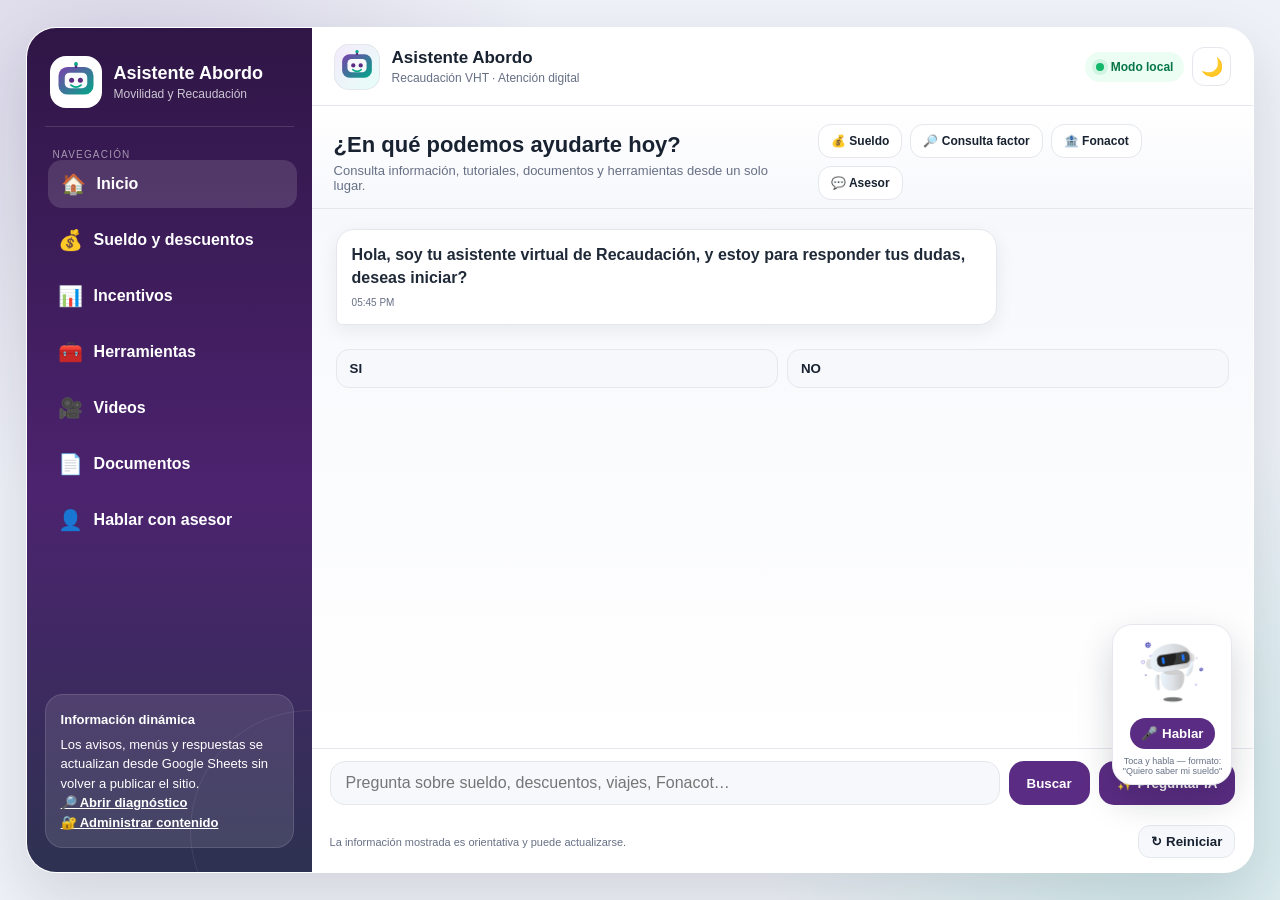
<file: index.html>
<!doctype html>
<html lang="es">
<head>
<meta charset="utf-8" />
<meta name="viewport" content="width=device-width, initial-scale=1, viewport-fit=cover, maximum-scale=1" />
<title>Asistente Abordo 9.2 · Mobile real</title>
<script>
(function(){
  var ua=navigator.userAgent||"";
  var touch=(navigator.maxTouchPoints||0)>0 || window.matchMedia('(pointer:coarse)').matches;
  var smallScreen=Math.min(screen.width||9999,screen.height||9999)<=900;
  var mobileUA=/Android|iPhone|iPad|iPod|Mobile|IEMobile|Opera Mini/i.test(ua);
  if(mobileUA || (touch && smallScreen)){document.documentElement.classList.add('force-mobile');}
})();
</script>
<style>
:root{
  --primary:#5b2c83; --primary-2:#7c3fad; --accent:#00a987; --danger:#dc3545;
  --bg:#eef1f7; --panel:#ffffff; --panel-2:#f7f8fc; --text:#182230; --muted:#667085;
  --border:#e4e7ec; --shadow:0 24px 60px rgba(26,30,45,.13); --radius:24px;
  --bot:#fff; --bot-text:#1f2937; --me:#5b2c83; --me-text:#fff; --sheet-primary:#5b2c83;
}
*{box-sizing:border-box}
html,body{height:100%}
body{margin:0;font-family:Inter,"Segoe UI",Roboto,Arial,sans-serif;color:var(--text);background:
 radial-gradient(circle at 10% 10%,rgba(91,44,131,.15),transparent 30%),
 radial-gradient(circle at 90% 90%,rgba(0,169,135,.13),transparent 28%),var(--bg);overflow:hidden}
body.dark{--bg:#0f1420;--panel:#151c2a;--panel-2:#1c2535;--text:#f8fafc;--muted:#a6b0c3;--border:#2a3547;--bot:#202a3b;--bot-text:#f8fafc;--me:#7c3fad;--shadow:0 25px 65px rgba(0,0,0,.45)}
.app-shell{width:min(1440px,96vw);height:min(94vh,940px);margin:3vh auto;display:grid;grid-template-columns:285px minmax(0,1fr);background:var(--panel);border:1px solid rgba(255,255,255,.5);border-radius:30px;box-shadow:var(--shadow);overflow:hidden}
.sidebar{background:linear-gradient(180deg,#2f1646 0%,#4c236f 55%,#163d3a 135%);color:#fff;padding:24px 18px;display:flex;flex-direction:column;gap:22px;position:relative;overflow:hidden}
.sidebar:after{content:"";position:absolute;width:240px;height:240px;border-radius:50%;border:1px solid rgba(255,255,255,.08);right:-120px;bottom:-80px}
.brand{display:flex;align-items:center;gap:12px;padding:4px 5px 18px;border-bottom:1px solid rgba(255,255,255,.13)}
.brand-logo{width:52px;height:52px;border-radius:16px;background:#fff;padding:6px;display:grid;place-items:center;flex:none}.brand-logo svg{width:100%;height:100%;display:block}.brand-title{font-size:18px;font-weight:800}.brand-subtitle{font-size:12px;opacity:.75;margin-top:3px}
.side-label{text-transform:uppercase;letter-spacing:.12em;font-size:10px;opacity:.55;margin:0 8px}
.side-nav{display:grid;gap:8px}.side-btn{display:flex;align-items:center;gap:12px;width:100%;border:0;background:transparent;color:#fff;padding:12px 13px;border-radius:14px;text-align:left;font:inherit;font-weight:650;cursor:pointer;transition:.2s}.side-btn:hover,.side-btn.active{background:rgba(255,255,255,.13);transform:translateX(3px)}.side-btn span:first-child{font-size:20px;width:24px;text-align:center}
.side-card{margin-top:auto;background:rgba(255,255,255,.1);border:1px solid rgba(255,255,255,.12);padding:15px;border-radius:18px;font-size:13px;line-height:1.5}.side-card strong{display:block;margin-bottom:5px}
.main-panel{min-width:0;min-height:0;height:100%;display:grid;grid-template-rows:auto auto minmax(0,1fr) auto auto;background:var(--panel);overflow:hidden}
.header{height:78px;padding:14px 22px;border-bottom:1px solid var(--border);display:flex;align-items:center;justify-content:space-between;background:rgba(255,255,255,.85);backdrop-filter:blur(12px);z-index:5}.dark .header{background:rgba(21,28,42,.88)}
.header .info{display:flex;align-items:center;gap:12px}.avatar{width:46px;height:46px;border-radius:15px;background:linear-gradient(135deg,#f4eafa,#e6fff9);display:grid;place-items:center;box-shadow:inset 0 0 0 1px var(--border)}.avatar img{width:31px;height:31px;object-fit:contain}.avatar svg{width:34px;height:34px;display:block}.header .title{font-size:17px;font-weight:800}.header .small{font-size:12px;color:var(--muted);margin-top:3px}.header-actions{display:flex;align-items:center;gap:8px}.status-pill{display:flex;align-items:center;gap:7px;padding:8px 11px;border-radius:999px;background:#ecfdf3;color:#067647;font-size:12px;font-weight:750}.status-dot{width:8px;height:8px;border-radius:50%;background:#12b76a;box-shadow:0 0 0 4px rgba(18,183,106,.12)}.icon-btn{border:1px solid var(--border);background:var(--panel);color:var(--text);width:39px;height:39px;border-radius:12px;cursor:pointer;font-size:18px}.mobile-menu{display:none}
.hero{padding:18px 22px 8px;background:linear-gradient(180deg,var(--panel),var(--panel-2));border-bottom:1px solid var(--border)}.hero-inner{display:flex;align-items:center;justify-content:space-between;gap:18px}.hero h2{margin:0;font-size:22px}.hero p{margin:5px 0 0;color:var(--muted);font-size:13px}.quick-actions{display:flex;gap:8px;flex-wrap:wrap}.quick-btn{border:1px solid var(--border);background:var(--panel);color:var(--text);padding:9px 12px;border-radius:13px;cursor:pointer;font-weight:700;font-size:12px}.quick-btn:hover{border-color:var(--primary);color:var(--primary)}
.chat{min-height:0;height:100%;max-height:100%;padding:20px 24px 34px;overflow-x:hidden;overflow-y:auto;overscroll-behavior:contain;display:flex;flex-direction:column;gap:12px;scroll-behavior:smooth;scroll-padding-bottom:34px;background:linear-gradient(180deg,var(--panel-2),var(--panel));-webkit-overflow-scrolling:touch}.chat::-webkit-scrollbar{width:8px}.chat::-webkit-scrollbar-thumb{background:#c9c2d2;border-radius:20px}
.bubble{max-width:min(74%,720px);padding:13px 15px;border-radius:18px;line-height:1.45;box-shadow:0 6px 18px rgba(16,24,40,.07);animation:rise .22s ease;word-wrap:break-word}.bot{align-self:flex-start;background:var(--bot);color:var(--bot-text);border:1px solid var(--border);border-bottom-left-radius:6px}.me{align-self:flex-end;background:linear-gradient(135deg,var(--primary),var(--primary-2));color:var(--me-text);border-bottom-right-radius:6px}.time{display:block;font-size:10px;color:var(--muted);margin-top:7px}.me .time{color:rgba(255,255,255,.72)}
.options{display:grid;grid-template-columns:repeat(2,minmax(0,1fr));gap:9px;margin-top:12px}.option-btn{border:1px solid var(--border);background:var(--panel-2);color:var(--text);padding:11px 13px;border-radius:13px;cursor:pointer;font-weight:700;text-align:left;transition:.18s}.option-btn:hover{transform:translateY(-1px);border-color:var(--primary);box-shadow:0 7px 18px rgba(91,44,131,.12)}.option-btn.primary{background:var(--primary);color:#fff;border-color:var(--primary)}
#global-search{display:flex!important;gap:9px!important;padding:12px 18px!important;background:var(--panel)!important;border-top:1px solid var(--border)!important}#global-search input{flex:1!important;border:1px solid var(--border)!important;background:var(--panel-2)!important;color:var(--text)!important;border-radius:15px!important;padding:12px 15px!important}#global-search button{border-radius:15px!important;padding:10px 18px!important;background:var(--primary)!important}
.footer{padding:8px 18px 14px;border-top:0;display:flex;gap:8px;align-items:center;background:var(--panel)}.footer .small{color:var(--muted);font-size:11px}.restart{margin-left:auto;border:1px solid var(--border);background:var(--panel-2);color:var(--text);padding:8px 12px;border-radius:12px;cursor:pointer;font-weight:700}
#robot-avatar{position:fixed;right:calc(2vw + 22px);bottom:calc(3vh + 88px);z-index:20}.robot-card{width:120px;background:var(--panel);border:1px solid var(--border);border-radius:20px;padding:8px;box-shadow:0 16px 35px rgba(16,24,40,.18);display:flex;flex-direction:column;align-items:center;gap:7px}.robot-face{width:78px;height:78px;border-radius:16px;overflow:hidden}.robot-face img{width:100%;height:100%;object-fit:cover}#mic-btn{border:0;background:var(--primary);color:#fff;padding:8px 11px;border-radius:999px;cursor:pointer;font-weight:750}#mic-btn.listening{background:var(--danger)}#mic-indicator{font-size:9px;text-align:center;color:var(--muted)}
.lightbox{position:fixed;inset:0;background:rgba(8,12,20,.92);display:none;align-items:center;justify-content:center;z-index:9999}.lightbox iframe{width:min(1100px,92vw);height:84vh;border:0;border-radius:18px;background:#fff}.close-btn{position:absolute;top:22px;right:24px;border:1px solid rgba(255,255,255,.4);background:rgba(255,255,255,.12);color:#fff;padding:10px 15px;border-radius:12px;cursor:pointer}.sheet-notice{border-left:4px solid var(--primary)!important;background:var(--panel-2)!important}.rating-row{align-self:flex-start;color:var(--muted);font-size:12px}.rating-row button{background:var(--panel)!important;color:var(--text)!important;border-color:var(--border)!important}
@keyframes rise{from{opacity:0;transform:translateY(7px)}to{opacity:1;transform:none}}
@media(max-width:900px){body{overflow:hidden}.app-shell{width:100%;height:100dvh;margin:0;border-radius:0;grid-template-columns:1fr}.sidebar{position:fixed;inset:0 auto 0 0;width:285px;z-index:100;transform:translateX(-105%);transition:.25s;box-shadow:20px 0 45px rgba(0,0,0,.25)}.sidebar.open{transform:none}.mobile-menu{display:inline-grid;place-items:center}.hero-inner{align-items:flex-start}.quick-actions{display:none}#robot-avatar{right:10px;bottom:85px}.status-pill{display:none}}
@media(max-width:600px){.header{height:68px;padding:10px 12px}.header .avatar{width:40px;height:40px}.header-actions{gap:5px}.hero{padding:14px 14px 7px}.hero h2{font-size:18px}.chat{padding:14px}.bubble{max-width:89%;font-size:14px}.options{grid-template-columns:1fr}.robot-card{width:92px}.robot-face{width:60px;height:60px}#mic-indicator{display:none}#global-search{padding:9px!important}#global-search button{padding:10px 13px!important}.footer{padding:4px 10px 10px}.footer .small{display:none}}
button:focus-visible,input:focus-visible{outline:3px solid rgba(91,44,131,.25);outline-offset:2px}

/* === Adaptación móvil 9.1 === */
:root{--app-height:100dvh}
html{width:100%;height:100%;overflow:hidden;-webkit-text-size-adjust:100%;text-size-adjust:100%}
body{width:100%;height:var(--app-height);min-height:100svh;overflow:hidden;overscroll-behavior:none;padding:0;margin:0}
img,video,iframe,svg{max-width:100%}
button,input,textarea,select{min-width:0}
@media(max-width:900px){
  .app-shell{position:fixed;inset:0;width:100%;max-width:none;height:var(--app-height);min-height:100svh;max-height:none;margin:0;border:0;border-radius:0;grid-template-columns:minmax(0,1fr);overflow:hidden}
  .main-panel{width:100%;height:100%;min-height:0;grid-template-rows:auto auto minmax(0,1fr) auto auto;overflow:hidden}
  .header{padding-top:max(10px,env(safe-area-inset-top));height:auto;min-height:68px;flex:none}
  .hero{flex:none}
  .chat{width:100%;min-height:0;height:auto;overflow-y:auto;overflow-x:hidden;padding-bottom:calc(24px + env(safe-area-inset-bottom));touch-action:pan-y;scrollbar-width:thin}
  #global-search{flex:none;padding-bottom:calc(10px + env(safe-area-inset-bottom))!important}
  .footer{flex:none;padding-bottom:calc(8px + env(safe-area-inset-bottom))}
  .sidebar{padding-top:calc(20px + env(safe-area-inset-top));padding-bottom:calc(18px + env(safe-area-inset-bottom));max-width:86vw;overflow-y:auto}
  .lightbox{padding:calc(52px + env(safe-area-inset-top)) 8px calc(10px + env(safe-area-inset-bottom));align-items:stretch}
  .lightbox iframe{width:100%;height:100%;border-radius:12px}
  .close-btn{top:calc(8px + env(safe-area-inset-top));right:10px}
}
@media(max-width:600px){
  .header .title{font-size:15px}.header .small{font-size:11px}
  .hero{padding:10px 12px 6px}.hero h2{font-size:17px;line-height:1.2}.hero p{font-size:12px;line-height:1.35}
  .chat{padding:12px 10px 20px;gap:9px}
  .bubble{max-width:94%;font-size:14px;padding:11px 12px;border-radius:16px}
  .options{width:100%;grid-template-columns:1fr;gap:7px;margin-top:8px}
  .option-btn{width:100%;padding:12px;min-height:46px;font-size:14px;overflow-wrap:anywhere}
  #global-search{display:grid!important;grid-template-columns:minmax(0,1fr) auto auto;gap:7px!important;padding:8px 9px!important}
  #global-search input{grid-column:1/-1;width:100%;font-size:16px!important;padding:11px 12px!important}
  #global-search button{min-height:42px;padding:9px 11px!important;font-size:12px;white-space:nowrap}
  #robot-avatar{right:8px;bottom:calc(126px + env(safe-area-inset-bottom));pointer-events:none}
  .robot-card{width:66px;padding:5px;border-radius:16px;opacity:.94;pointer-events:auto}.robot-face{width:48px;height:48px}.robot-card #mic-btn{font-size:0;width:38px;height:38px;padding:0}.robot-card #mic-btn::after{content:'🎤';font-size:17px}.robot-card #mic-indicator{display:none}
  .footer{padding:3px 8px calc(6px + env(safe-area-inset-bottom))}.restart{padding:7px 10px;font-size:12px}
}
@media(max-width:380px){
  .header{padding-left:8px;padding-right:8px}.header .info{gap:7px}.header .avatar{width:36px;height:36px}.header .title{font-size:14px}.header .small{display:none}
  .hero h2{font-size:15px}.hero p{display:none}.icon-btn{width:36px;height:36px}
  #global-search button{font-size:11px;padding:8px!important}
}
@media(orientation:landscape) and (max-height:520px){
  .hero{display:none}.header{min-height:56px;padding-top:max(6px,env(safe-area-inset-top));padding-bottom:6px}
  #robot-avatar{display:none}.chat{padding-top:8px;padding-bottom:12px}
}


/* === Mobile real 9.2: se activa por dispositivo, no solo por viewport === */
html.force-mobile,html.force-mobile body{width:100%!important;height:100%!important;min-height:100%!important;overflow:hidden!important}
html.force-mobile body{background:var(--panel)!important}
html.force-mobile .app-shell{
  position:fixed!important;inset:0!important;width:100%!important;max-width:none!important;
  height:var(--app-height,100dvh)!important;min-height:100svh!important;max-height:none!important;
  margin:0!important;border:0!important;border-radius:0!important;display:block!important;overflow:hidden!important;
}
html.force-mobile .main-panel{
  position:absolute!important;inset:0!important;width:100%!important;height:100%!important;min-width:0!important;min-height:0!important;
  display:grid!important;grid-template-rows:auto auto minmax(0,1fr) auto auto!important;overflow:hidden!important;
}
html.force-mobile .sidebar{
  position:fixed!important;z-index:1002!important;inset:0 auto 0 0!important;width:min(82vw,320px)!important;max-width:320px!important;
  transform:translateX(-108%)!important;transition:transform .25s ease!important;overflow-y:auto!important;
  padding-top:calc(18px + env(safe-area-inset-top))!important;padding-bottom:calc(18px + env(safe-area-inset-bottom))!important;
  box-shadow:22px 0 55px rgba(0,0,0,.38)!important;
}
html.force-mobile .sidebar.open{transform:translateX(0)!important}
html.force-mobile .mobile-menu{display:inline-grid!important;place-items:center!important}
html.force-mobile .header{
  min-height:64px!important;height:auto!important;padding:calc(8px + env(safe-area-inset-top)) 10px 8px!important;
}
html.force-mobile .header .info{gap:8px!important;min-width:0!important}
html.force-mobile .header .avatar{width:38px!important;height:38px!important;border-radius:12px!important;flex:0 0 auto!important}
html.force-mobile .header .title{font-size:14px!important;white-space:nowrap!important}
html.force-mobile .header .small{font-size:10px!important;white-space:nowrap!important;overflow:hidden!important;text-overflow:ellipsis!important;max-width:180px!important}
html.force-mobile .status-pill{display:none!important}
html.force-mobile .hero{padding:10px 11px 8px!important}
html.force-mobile .hero-inner{display:block!important}
html.force-mobile .hero h2{font-size:18px!important;line-height:1.15!important;margin:0!important}
html.force-mobile .hero p{font-size:11px!important;line-height:1.3!important;margin-top:4px!important}
html.force-mobile .quick-actions{display:grid!important;grid-template-columns:repeat(2,minmax(0,1fr))!important;gap:6px!important;margin-top:9px!important}
html.force-mobile .quick-btn{width:100%!important;min-height:40px!important;padding:8px 6px!important;font-size:11px!important;text-align:center!important}
html.force-mobile .chat{
  width:100%!important;height:auto!important;min-height:0!important;max-height:none!important;overflow-y:auto!important;overflow-x:hidden!important;
  padding:12px 10px calc(16px + env(safe-area-inset-bottom))!important;gap:9px!important;-webkit-overflow-scrolling:touch!important;
}
html.force-mobile .bubble{max-width:94%!important;font-size:14px!important;padding:11px 12px!important}
html.force-mobile .options{width:100%!important;grid-template-columns:1fr!important;gap:7px!important;margin-top:5px!important}
html.force-mobile .option-btn{width:100%!important;min-height:46px!important;padding:12px!important;font-size:14px!important}
html.force-mobile #global-search{
  display:grid!important;grid-template-columns:1fr 1fr!important;gap:7px!important;padding:8px 9px calc(8px + env(safe-area-inset-bottom))!important;
  background:var(--panel)!important;position:relative!important;z-index:12!important;
}
html.force-mobile #global-search input{grid-column:1/-1!important;width:100%!important;font-size:16px!important;min-height:45px!important;padding:11px 12px!important}
html.force-mobile #global-search button{width:100%!important;min-height:43px!important;padding:9px 7px!important;font-size:12px!important}
html.force-mobile .footer{padding:3px 9px calc(6px + env(safe-area-inset-bottom))!important;min-height:42px!important}
html.force-mobile .footer .small{display:none!important}
html.force-mobile #robot-avatar{right:8px!important;bottom:calc(132px + env(safe-area-inset-bottom))!important;z-index:30!important}
html.force-mobile .robot-card{width:58px!important;padding:4px!important;border-radius:16px!important}
html.force-mobile .robot-face{width:46px!important;height:46px!important}
html.force-mobile #mic-btn{width:38px!important;height:38px!important;padding:0!important;font-size:0!important}
html.force-mobile #mic-btn::after{content:'🎤';font-size:17px!important}
html.force-mobile #mic-indicator{display:none!important}
html.force-mobile .lightbox{padding:calc(54px + env(safe-area-inset-top)) 6px calc(8px + env(safe-area-inset-bottom))!important;align-items:stretch!important}
html.force-mobile .lightbox iframe{width:100%!important;height:100%!important;border-radius:10px!important}
html.force-mobile .close-btn{top:calc(8px + env(safe-area-inset-top))!important;right:8px!important}
html.force-mobile .mobile-overlay{display:none;position:fixed;inset:0;background:rgba(12,8,20,.55);z-index:1001;backdrop-filter:blur(2px)}
html.force-mobile .mobile-overlay.show{display:block}
@media(max-width:420px){
 html.force-mobile .hero p{display:none!important}
 html.force-mobile .quick-btn{font-size:10.5px!important}
 html.force-mobile .header .small{max-width:145px!important}
}

</style>
  <link rel="manifest" href="./manifest.webmanifest">
  <meta name="theme-color" content="#5B2C83">
</head>
<body>
<div class="mobile-overlay" id="mobile-overlay" aria-hidden="true"></div>

<div id="lightbox" class="lightbox" aria-hidden="true">
  <button class="close-btn" onclick="closeLightbox()">✕ Cerrar</button>
  <iframe id="lightboxFrame" src="" allowfullscreen></iframe>
</div>

<div id="robot-avatar" role="region" aria-label="Asistente virtual">
  <div class="robot-card" aria-hidden="false">
    <div class="robot-face" id="robot-face" aria-hidden="true">
      <!-- GIF avatar (siempre visible) -->
      <img src="./LY89s3JCNl.gif" alt="Avatar" id="robot-gif">
    </div>
    <button id="mic-btn" aria-pressed="false" title="Presiona para hablar (activar micrófono)">
      <span id="mic-icon">🎤</span>
      <span id="mic-text">Hablar</span>
    </button>
    <div id="mic-indicator" class="small">Toca y habla — formato: "Quiero saber mi sueldo"</div>
  </div>
</div>

<div class="app-shell">
  <aside class="sidebar" id="sidebar">
    <div class="brand"><span class="brand-logo" aria-hidden="true"><svg viewBox="0 0 64 64" role="img" aria-label="Asistente Abordo" xmlns="http://www.w3.org/2000/svg"><defs><linearGradient id="g" x1="0" y1="0" x2="1" y2="1"><stop stop-color="#7c3fad"/><stop offset="1" stop-color="#00a987"/></linearGradient></defs><rect x="4" y="8" width="56" height="44" rx="14" fill="url(#g)"/><rect x="14" y="17" width="36" height="25" rx="8" fill="white" opacity=".96"/><circle cx="25" cy="29" r="4" fill="#5b2c83"/><circle cx="39" cy="29" r="4" fill="#5b2c83"/><path d="M24 37c5 4 11 4 16 0" fill="none" stroke="#00a987" stroke-width="3" stroke-linecap="round"/><path d="M32 8V3" stroke="#5b2c83" stroke-width="4" stroke-linecap="round"/><circle cx="32" cy="3" r="3" fill="#00a987"/></svg></span><div><div class="brand-title">Asistente Abordo</div><div class="brand-subtitle">Movilidad y Recaudación</div></div></div>
    <div><div class="side-label">Navegación</div><nav class="side-nav">
      <button class="side-btn active" data-jump="menuPrincipal"><span>🏠</span><span>Inicio</span></button>
      <button class="side-btn" data-jump="sueldo_menu"><span>💰</span><span>Sueldo y descuentos</span></button>
      <button class="side-btn" data-jump="incentivos_marca"><span>📊</span><span>Incentivos</span></button>
      <button class="side-btn" data-jump="proceso_cova"><span>🧰</span><span>Herramientas</span></button>
      <button class="side-btn" data-jump="videos_hub"><span>🎥</span><span>Videos</span></button>
      <button class="side-btn" data-jump="documentos_hub"><span>📄</span><span>Documentos</span></button>
      <button class="side-btn" data-jump="hablar_asesor"><span>👤</span><span>Hablar con asesor</span></button>
    </nav></div>
    <div class="side-card"><strong>Información dinámica</strong>Los avisos, menús y respuestas se actualizan desde Google Sheets sin volver a publicar el sitio.<br><a href="./diagnostico.html" target="_blank" rel="noopener" style="color:#fff;font-weight:700">🔎 Abrir diagnóstico</a><br><a href="./admin.html" style="color:#fff;font-weight:700">🔐 Administrar contenido</a></div>
  </aside>
  <main class="main-panel">
    <div class="header">
      <div class="info">
        <button class="icon-btn mobile-menu" id="mobile-menu" aria-label="Abrir menú">☰</button>
        <div class="avatar" aria-hidden="true"><svg viewBox="0 0 64 64" role="img" aria-label="Asistente Abordo" xmlns="http://www.w3.org/2000/svg"><defs><linearGradient id="g" x1="0" y1="0" x2="1" y2="1"><stop stop-color="#7c3fad"/><stop offset="1" stop-color="#00a987"/></linearGradient></defs><rect x="4" y="8" width="56" height="44" rx="14" fill="url(#g)"/><rect x="14" y="17" width="36" height="25" rx="8" fill="white" opacity=".96"/><circle cx="25" cy="29" r="4" fill="#5b2c83"/><circle cx="39" cy="29" r="4" fill="#5b2c83"/><path d="M24 37c5 4 11 4 16 0" fill="none" stroke="#00a987" stroke-width="3" stroke-linecap="round"/><path d="M32 8V3" stroke="#5b2c83" stroke-width="4" stroke-linecap="round"/><circle cx="32" cy="3" r="3" fill="#00a987"/></svg></div>
        <div><div class="title">Asistente Abordo</div><div class="small">Recaudación VHT · Atención digital</div></div>
      </div>
      <div class="header-actions"><div class="status-pill" id="connection-status"><span class="status-dot"></span><span>Información actualizada</span></div><button class="icon-btn" id="theme-toggle" title="Cambiar tema">🌙</button></div>
    </div>
    <section class="hero"><div class="hero-inner"><div><h2>¿En qué podemos ayudarte hoy?</h2><p>Consulta información, tutoriales, documentos y herramientas desde un solo lugar.</p></div><div class="quick-actions"><button class="quick-btn" data-jump="sueldo_menu">💰 Sueldo</button><button class="quick-btn" data-jump="factor_pasajero">🔎 Consulta factor</button><button class="quick-btn" data-jump="fonacot">🏦 Fonacot</button><button class="quick-btn" data-jump="hablar_asesor">💬 Asesor</button></div></div></section>
    <div id="chat" class="chat" aria-live="polite"></div>

  <div class="footer">
    <div class="small">La información mostrada es orientativa y puede actualizarse.</div>
    <button id="restart" class="restart" title="Reiniciar">↻ Reiniciar</button>
  </div>
  </main>
</div>

<script>
/* helpers */
function openLightbox(videoUrl) {
  const lb = document.getElementById('lightbox');
  const frame = document.getElementById('lightboxFrame');
  frame.src = videoUrl;
  lb.style.display = 'flex';
  lb.setAttribute('aria-hidden', 'false');
}
function openPdf(pdfUrl) {
  const lb = document.getElementById('lightbox');
  const frame = document.getElementById('lightboxFrame');
  lb.style.display = 'flex';
  lb.style.background = 'rgba(0, 0, 0, 0.7)';
  const absolutePdfUrl = new URL(pdfUrl, window.location.href).href;
  const viewerUrl = 'https://docs.google.com/gview?embedded=true&url=' + encodeURIComponent(absolutePdfUrl);
  frame.style.background = '#fff';
  frame.src = viewerUrl;
  lb.setAttribute('aria-hidden', 'false');
}
function closeLightbox() {
  const lb = document.getElementById('lightbox');
  const frame = document.getElementById('lightboxFrame');
  frame.src = '';
  lb.style.display = 'none';
  lb.setAttribute('aria-hidden', 'true');
}

/* chat core */
const chatEl = document.getElementById('chat');
let autoScrollLocked = false;
const keepChatAtBottom = new MutationObserver(() => {
  if(!autoScrollLocked) scrollEnd();
});
keepChatAtBottom.observe(chatEl, {childList:true, subtree:true});
const restartBtn = document.getElementById('restart');

/* Recuperación visual si una imagen no carga */
document.querySelectorAll('img').forEach(img => {
  img.addEventListener('error', () => {
    if (img.dataset.fallbackApplied) return;
    img.dataset.fallbackApplied = '1';
    if (img.id === 'robot-gif') return;
    img.src = './image-removebg-preview%20(22).png';
    img.style.objectFit = 'contain';
  });
});

function nowTime(){ const d=new Date(); return d.toLocaleTimeString([], {hour:'2-digit',minute:'2-digit'}); }
function scrollEnd(target=null){
  const move = () => {
    if(!chatEl) return;
    chatEl.scrollTop = chatEl.scrollHeight;
    if(target && target.scrollIntoView){
      target.scrollIntoView({block:'end', inline:'nearest', behavior:'auto'});
    }
  };
  requestAnimationFrame(() => {
    move();
    requestAnimationFrame(move);
  });
  setTimeout(move, 80);
  setTimeout(move, 220);
}
/* voice/read flags */
let lastInputWasVoice = false; // set true when user spoke
let suppressBotSpeak = false;  // used to avoid double-reading after confirmation
const speakResponsesWhenUserSpoke = true; // per user's preference

function addBotBubble(html, options=null){
  const wrap = document.createElement('div');
  wrap.className = 'bubble bot';
  wrap.innerHTML = html;
  const time = document.createElement('div');
  time.className = 'time';
  time.textContent = nowTime();
  wrap.appendChild(time);

  chatEl.appendChild(wrap);

  let lastInserted = wrap;
  if(options){
    const optDiv = document.createElement('div');
    optDiv.className = 'options';
    options.forEach(opt=>{
      const btn = document.createElement('button');
      btn.className = 'option-btn';
      if(opt.primary) btn.classList.add('primary');
      btn.innerText = opt.label;
      btn.type = 'button';
      btn.dataset.next = opt.next || '';
      btn.dataset.label = opt.label || '';
      btn.dataset.primary = opt.primary ? '1' : '0';
      optDiv.appendChild(btn);
    });
    chatEl.appendChild(optDiv);
    lastInserted = optDiv;
  }
  scrollEnd(lastInserted);

  // speak bot text only when appropriate (user used voice)
  const clean = html.replace(/<[^>]*>/g, '');
  if(!suppressBotSpeak){
    speak(clean);

    lastInputWasVoice = false;
  } else if(suppressBotSpeak){
    suppressBotSpeak = false;
    lastInputWasVoice = false;
  }
}

function addUserBubble(text){
  const wrap = document.createElement('div');
  wrap.className = 'bubble me';
  wrap.textContent = text;
  const time = document.createElement('div');
  time.className = 'time';
  time.textContent = nowTime();
  wrap.appendChild(time);
  chatEl.appendChild(wrap);
  scrollEnd(wrap);
}

/* Control centralizado de opciones: funciona también con contenido dinámico */
chatEl.addEventListener('click', (event) => {
  const button = event.target.closest('button.option-btn[data-next]');
  if (!button || !chatEl.contains(button)) return;
  event.preventDefault();
  event.stopPropagation();
  if (button.disabled) return;
  const opt = {
    label: button.dataset.label || button.textContent.trim(),
    next: button.dataset.next,
    primary: button.dataset.primary === '1'
  };
  try {
    handleOption(opt);
  } catch (error) {
    console.error('Error al abrir opción:', opt, error);
    addBotBubble('No fue posible abrir esta opción. Presiona Reiniciar e inténtalo nuevamente.');
  }
});

/* nodes (unchanged content) */
const nodes = {
  main: {
    type:'question',
    id:'main',
    prompt: 'Hola, soy tu asistente virtual de Recaudación, y estoy para responder tus dudas, deseas iniciar?',
    options:[
      {id:'SI', label:'SI', next:'menuPrincipal'},
      {id:'NO', label:'NO', next:'endNo'}
    ]
  },
  endNo:{ type:'message', id:'endNo', text:'Perfecto. Si necesitas ayuda después, puedes reiniciar el chat.'},

  menuPrincipal:{
    type:'question',
    id:'menuPrincipal',
    prompt: 'ELIJE UNA OPCION',
    options:[
      {id:'SUELDOS_Y_CARTERA', label:'SUELDOS Y CARTERA', next:'sueldo_menu'},
      {id:'INCENTIVOS', label:'INCENTIVOS', next:'incentivos_marca'},
      {id:'PROCESO_COVA', label:'PROCESO_COVA', next:'proceso_cova'},
      {id:'CREDITOS_EXTERNOS', label:'CREDITOS EXTERNOS', next:'creditos_externos'},
      {id:'HABLAR_CON_UN_ASESOR', label:'HABLAR CON UN ASESOR', next:'hablar_asesor'}
    ]
  },

  hablar_asesor:{
    type:'message',
    id:'hablar_asesor',
    text: 'Si deseas hablar con un asesor, haz clic en el enlace de atención. (Abrirá una página externa).',
attachments: [{type:'image', url:'./WHATS-removebg-preview.png', link:'https://wa.me/529372547287?text=Hola%2C%20necesito%20apoyo%20de%20Recaudaci%C3%B3n.'}]
  },

  sueldo_menu:{
    type:'question',
    id:'sueldo_menu',
    prompt: 'SELECCIONA UNA OPCION',
    options:[
      {id:'FACTOR_PASAJERO', label:'¿Cuánto debo de ingresar para alcanzar Factor Pasajero?', next:'factor_pasajero'},
      {id:'COMO_CALCULO_SUELDO', label:'¿Cómo cálculo mi sueldo?', next:'calcula_sueldo_marca'},
      {id:'QUE_CONCEPTOS', label:'¿Qué conceptos me descuentan en Nómina?', next:'conceptos_nomina'},
      {id:'CUANTO_ISR', label:'¿Cuánto me descuentan  de ISR al mes?', next:'cuanto_isr_marca'},
      {id:'CUANTO_IMSS', label:'¿Cuánto me descuentan  de IMSS al mes?', next:'cuanto_imss_marca'},
      {id:'CUOTA_SINDICAL', label:'¿Cómo se calcula la  Cuota sindical al mes?', next:'cuota_sindical_marca'},
      {id:'DESCUENTO_FONDO', label:'¿Cuánto es el descuento de Fondo de ahorro?', next:'descuento_fondo_marca'},
      {id:'FECHA_FONDO', label:'¿Cuál es la fecha límite para cubrir mi Fondo de Ahorro?', next:'fecha_fondo'},
      {id:'QUE_SON_EXCEDENTES', label:'¿Qué son los excedentes?', next:'excedentes'},
      {id:'CUANTO_IMPUESTOS', label:'¿Cuánto debo de impuestos?', next:'impuestos_link'},
      {id:'REGRESAR', label:'REGRESAR', next:'menuPrincipal'}
    ]
  },

  factor_pasajero:{
    type:'message',
    id:'factor_pasajero',
    text: 'Te invitamos a usar la siguiente aplicación, donde podrás tener el factor mínimo de las corridas donde operas.',
    attachments: [{type:'image', url:'./CONSULTA-removebg-preview.png', link:'https://n9.cl/xlctvd'}]
  },

  calcula_sueldo_marca:{
    type:'question',
    id:'calcula_sueldo_marca',
    prompt:'SELECCIONA TU MARCA',
    options:[
      {id:'ADO', label:'ADO', next:'calculo_sueldo_ADO'},
      {id:'TRT', label:'TRT/SUR INTERMEDIO', next:'calculo_sueldo_TRT'},
      {id:'VOLKBUS', label:'VOLKBUS', next:'calculo_sueldo_VOLKBUS'},
      {id:'REGRESAR', label:'REGRESAR', next:'sueldo_menu'}
    ]
  },

  calculo_sueldo_ADO:{
    type:'message',
    id:'calculo_sueldo_ADO',
    text:`Identifica el ingreso total de tu viaje sin IVA y divídelo entre el precio del boleto de tu viaje realizado; el resultado será tu factor pasajero.
Localiza el factor pasajero en la Tabla de pago que te corresponda y toma el factor que se ubica en la columna PK y PP.
Multiplica el factor PK por el kilometraje realizado en tu viaje y obtendrás el pago por kilómetro.
Multiplica el factor PP por el kilometraje realizado en tu viaje y obtendrás el pago por pasajero transportado.
La suma de ambos pagos es el sueldo bruto que percibirás por el viaje realizado antes de impuestos o descuentos de cartera.
Si tienes dudas te invitamos a que visualices el siguiente video:`,
    attachments:[{type:'video', url:'<iframe src="https://player.vimeo.com/video/1104559211?h=15cdc4e413" width="340" height="360" frameborder="0" allowfullscreen></iframe>'}]},

  calculo_sueldo_TRT:{
    type:'message',
    id:'calculo_sueldo_TRT',
    text:`Identifica el ingreso total de tu viaje sin IVA multiplícalo por el 95%; y el resultado divídelo entre el total de kilometros recorridos; esto nos da tu factor ingreso-kilómetro;
Ubica tu FIK en la tabla de pago, entre el rango mínimo,medio y máximo tomando el factor que se ubica en las columnas PK y PP;
Multiplica el factor de la columna PK por el total de kilómetros y esto nos dará el pago por kilometraje;
Multiplica el factor de la columna PP por el total de kilómetros y esto nos dará el pago por pasajero transportado;
La suma de ambos pagos es considerado como tu sueldo bruto antes de impuestos u otros descuentos de cartera.
Si tienes dudas te invitamos a que visualices el siguiente video:`,
    attachments:[{type:'video', url:'<iframe src="https://player.vimeo.com/video/1104559136?h=bfe7ba53ad" width="340" height="360" frameborder="0" allowfullscreen></iframe>'}]},

  calculo_sueldo_VOLKBUS:{
    type:'message',
    id:'calculo_sueldo_VOLKBUS',
    text:`Debes de tener en cuenta que tu cálculo se genera de manera semanal tomando el corte de LUNES a DOMINGO; Identifica el total de tus ingresos de tus secuencias realizadas por día y divídelo entre el total de tus kilómetros recorridos; esto nos dará el factor INGRESO-KILOMETRO: FIK; Ubica tu FIK en la tabla de pago, entre el rango mínimo, medio y superior toma el factor de la columna total y multiplícalo por los kilómetros  recorridos; el resultado será tu comisión diaria; El proceso se repite por cada uno de los días de la semana laborados para así obtener tu comisión semanal antes de impuestos u otros descuentos de cartera; Recuerda que tienes un sueldo de garantía el cual se te pagará en caso de no haber obtenido factor. Si tienes dudas te invitamos a que visualices el siguiente video: `,
    attachments:[{type:'video', url:'<iframe src="https://player.vimeo.com/video/1104558946?h=5c22c1a9b4" width="340" height="360" frameborder="0" allowfullscreen></iframe>'}]},


  conceptos_nomina:{ type:'message', id:'conceptos_nomina', text:'IMSS, ISR, INFONAVIT, Anticipo de Sueldo, Gastos no comprobados, Pistas no comprobadas, Uniformes, Fonacot, Paga Daños e Inspección.'},

  cuanto_isr_marca:{
    type:'question',
    id:'cuanto_isr_marca',
    prompt:'SELECCIONA TU MARCA',
    options:[
      {id:'ADO', label:'ADO', next:'isr_ADO'},
      {id:'TRT', label:'TRT/SUR INTERMEDIO', next:'isr_TRT'},
      {id:'VOLKBUS', label:'VOLKBUS', next:'isr_VOLKBUS'},
      {id:'REGRESAR', label:'REGRESAR', next:'sueldo_menu'}
    ]
  },
  isr_ADO:{ type:'message', id:'isr_ADO', text:'Por 28 días $2,463.85, Por 30 días $2,639.84, por 31 días $2,727.83.'},
  isr_TRT:{ type:'message', id:'isr_TRT', text:'Por 28 días $1,732.06, Por 30 días $1,855.78, por 31 días $1,917.64.'},
  isr_VOLKBUS:{ type:'message', id:'isr_VOLKBUS', text:'Tú perteneces al regimen General de Ley, por lo tanto tus impuestos, van en función a tus percepciones brutas.'},

  cuanto_imss_marca:{
    type:'question',
    id:'cuanto_imss_marca',
    prompt:'SELECCIONA TU MARCA',
    options:[
      {id:'ADO', label:'ADO', next:'imss_ADO'},
      {id:'TRT', label:'TRT/SUR INTERMEDIO', next:'imss_TRT'},
      {id:'VOLKBUS', label:'VOLKBUS', next:'imss_VOLKBUS'},
      {id:'REGRESAR', label:'REGRESAR', next:'sueldo_menu'}
    ]
  },
  imss_ADO:{ type:'message', id:'imss_ADO', text:'Por 28 días $873.61, Por 30 días $936.01, por 31 días $967.21.'},
  imss_TRT:{ type:'message', id:'imss_TRT', text:'Por 28 días $602.85, Por 30 días $645.91, por 31 días $667.44.'},
  imss_VOLKBUS:{ type:'message', id:'imss_VOLKBUS', text:'Tu perteneces al regimen General de Ley, por lo tanto tus impuestos, van en función a tus percepciones brutas.'},

  cuota_sindical_marca:{
    type:'question',
    id:'cuota_sindical_marca',
    prompt:'SELECCIONA TU MARCA',
    options:[
      {id:'ADO', label:'ADO', next:'cuota_ADO'},
      {id:'TRT', label:'TRT/SUR INTERMEDIO', next:'cuota_TRT'},
      {id:'VOLKBUS', label:'VOLKBUS', next:'cuota_VOLKBUS'},
      {id:'REGRESAR', label:'REGRESAR', next:'sueldo_menu'}
    ]
  },
  cuota_ADO:{ type:'message', id:'cuota_ADO', text:'Se multiplica $11.50 por todos los dias trabajados del mes inmediato anterior.'},
  cuota_TRT:{ type:'message', id:'cuota_TRT', text:'Se descuenta el 2% sobre tu percepción del viaje realizado.'},
  cuota_VOLKBUS:{ type:'message', id:'cuota_VOLKBUS', text:'Se descuenta el 2% sobre tu percepción de los  viajes realizados. '},

  descuento_fondo_marca:{
    type:'question',
    id:'descuento_fondo_marca',
    prompt:'SELECCIONA TU MARCA',
    options:[
      {id:'ADO', label:'ADO', next:'fondo_ADO'},
      {id:'SUR', label:'SUR INTERMEDIO', next:'fondo_SUR'},
      {id:'TRT_INTERMEDI', label:'TRT INTERMEDI', next:'fondo_TRT_INTERMEDI'},
      {id:'VOLKBUS', label:'VOLKBUS', next:'fondo_VOLKBUS'},
      {id:'REGRESAR', label:'REGRESAR', next:'sueldo_menu'}
    ]
  },
  fondo_ADO:{ type:'message', id:'fondo_ADO', text:'$1,587.78 mensual'},
  fondo_SUR:{ type:'message', id:'fondo_SUR', text:'$1,013.64 mensual'},
  fondo_TRT_INTERMEDI:{ type:'message', id:'fondo_TRT_INTERMEDI', text:'$1,013.64 mensual'},
  fondo_VOLKBUS:{ type:'message', id:'fondo_VOLKBUS', text:'Tu contrato colectivo no cuenta con esta prestación'},

  fecha_fondo:{ type:'message', id:'fecha_fondo', text:'Tienes hasta el último día del mes, siempre y cuando hayas cubierto tu deuda de cartera (IMSS,ISR,INFONAVIT,PAGO x DAÑOS).'},

  excedentes:{ type:'message', id:'excedentes', text:'Son los montos de impuestos que no alcanzaste a cubrir dentro del mes (ISR, IMSS e INFONAVIT).'},

  impuestos_link:{
    type:'message',
    id:'impuestos_link',
    text:'Para una mejor administración de tus finanzas te invito a consultar el siguiente Link de App Saldos por conductor.',
    attachments:[{type:'image', url:'./SALDOS-removebg-preview.png', link:'https://n9.cl/31e71t'}]
  },

  incentivos_marca:{
    type:'question',
    id:'incentivos_marca',
    prompt:'SELECCIONA TU MARCA',
    options:[
      {id:'INC_ADO', label:'ADO', next:'incentivos_ADO'},
      {id:'INC_TRT', label:'TRT/SUR INTERMEDIO', next:'incentivos_TRT'},
      {id:'INC_VOLKBUS', label:'VOLKBUS', next:'incentivos_VOLKBUS'},
      {id:'REGRESAR', label:'REGRESAR', next:'menuPrincipal'}
    ]
  },

  incentivos_ADO:{
    type:'question',
    id:'incentivos_ADO',
    prompt:'ESTOS SON LOS DIFERENTES INCENTIVOS QUE RECIBES, SELECCIONA ALGUNO PARA SABER MAS',
    options:[
      {id:'ICO', label:'ICO', next:'ico_msg'},
      {id:'INS', label:'INS', next:'ins_msg'},
      {id:'REGRESAR', label:'REGRESAR', next:'incentivos_marca'}
    ]
  },
  ico_msg:{ type:'message', id:'ico_msg', text:'Es el Incentivo por Cumplimiento Operativo.  Aplica para los conductores que hayan trabajado durante todo el mes de acuerdo a su contrato colectivo sin registrar ninguna incidencia como por ejemplo: falta, permiso, curso de reforzamiento, baja, suspensión, incapacidad; se paga de manera mensual  a partir del día 15 de cada mes.   '},
  ins_msg:{ type:'message', id:'ins_msg', text:'Es el Incentivo por No Siniestralidad. Su pago se genera en dos tipos: 1.- Cuatrimestral, de ENERO-ABRIL; MAYO-AGOSTO; SEPTIEMBRE-DICIEMBRE el cual se paga tres veces al año a partir del día 18 del mes inmediato de cada cuatrimestre; 2.- El anual, se gana al haber obtenido los tres pagos cuatrimestrales; se determina del 1 de septiembre al 31 de agosto del año siguiente y su pago se realiza a partir del día 18 de octubre. Para obtener este incentivo  recuerda cumplir con el 65% o más del kilometraje programado por región, marca y zona y no tener accidente con responsabilidad. '},

  incentivos_TRT:{
    type:'question',
    id:'incentivos_TRT',
    prompt:'ESTOS SON LOS DIFERENTES INCENTIVOS QUE RECIBES, SELECCIONA ALGUNO PARA SABER MAS',
    options:[
      {id:'IBECC', label:'IBECC', next:'ibecc_msg'},
      {id:'ICO', label:'ICO', next:'ico_msg'},
      {id:'INS', label:'INS', next:'ins_msg'},
      {id:'REGRESAR', label:'REGRESAR', next:'incentivos_marca'}
    ]
  },
  ibecc_msg:{ type:'message', id:'ibecc_msg', text:'Es el Incentivo por Boleto Efectivo Cortado en Camino. Su cálculo es del día 1 al 30 de cada mes  y su pago se realiza a partir del dia 5 del siguiente mes; Aplica para conductor de intermedio sin ayudante y se determina por la venta a bordo realizada, Puedes obtenerlo siempre y cuando no tengas ningún reporte de INSPECCION ni anomalias de AVA.'},
  incentivos_VOLKBUS:{ type:'message', id:'incentivos_VOLKBUS', text:'Tu contrato colectivo no cuenta con un esquema de incentivos.'},

  proceso_cova:{
    type:'question',
    id:'proceso_cova',
    prompt:'PROCESO COVA',
    options:[
      {id:'ACCIDENTE_SIIAB', label:'¿Qué hacer en caso de accidente o falla siiab?', next:'accidente_siiab'},
      {id:'NO_REPORTE_FIN_TURNO', label:'¿Qué hago si la SIIAB no me dió el reporte y el fin de turno ?', next:'no_reporte_fin_turno'},
      {id:'MAQUINA_FALLO', label:'¿Qué debo hacer si la máquina SIIAB falló y emitió boletos de más?', next:'maquina_fallo'},
      {id:'DATOS_TARJETA_INCORRECTOS', label:'¿Qué hago si los datos de mi tarjeta de viaje no están correctos? ', next:'datos_tarjeta'},
      {id:'REQUISITOS_LIQUIDAR', label:'¿Qué requisitos debo tener para liquidar mi viaje en Recaudación?', next:'requisitos_liquidar'},
      {id:'TERMINALES_AUTORIZADAS', label:'¿Cuáles son las terminales autorizadas para realizar depositos en camino?', next:'terminales_autorizadas'},
      {id:'COMPROBANTE_LIQUIDACION', label:'¿Cuál es mi comprobante de liquidación?', next:'comprobante_liquidacion'},
      {id:'REGRESAR', label:'REGRESAR', next:'menuPrincipal'}
    ]
  },

  accidente_siiab:{ type:'message', id:'accidente_siiab', text:'Repórtalo al 55-32-24-13-21 o bien haz click en el siguiente boton.', attachments:[{type:'link', title:'🚌 CONTIGO EN CAMINO 📞', url:'./CONTIGOENELCAMINO.pdf'}]},
  no_reporte_fin_turno:{ type:'message', id:'no_reporte_fin_turno', text:'Repórtalo con tráfico y solicita un detallado de tu venta en el área de Recaudación.'},
  maquina_fallo:{ type:'message', id:'maquina_fallo', text:'Levanta un reporte en el área de mantenimiento y solicita un pase de aclaración por cancelación con tu preceptor y recaba firma del Gerente de Operaciones.'},
  datos_tarjeta:{ type:'message', id:'datos_tarjeta', text:'No la aceptes y pide en ese momento una nueva tarjeta con los controladores de tráfico.'},
  requisitos_liquidar:{ type:'message', id:'requisitos_liquidar', text:'Tarjeta de viaje confirmada por tráfico, efectivo, boletos de canjes, depósitos en camino y gastos autorizados.', attachments:[{type:'video', url:'<iframe src="https://player.vimeo.com/video/1104559098?h=575d0fcf42" width="340" height="360" frameborder="0" allowfullscreen></iframe>'}]},

  terminales_autorizadas:{ type:'message', id:'terminales_autorizadas', text:'Recaudación Cárdenas, Terminal Coatzacoalcos, Terminal La Venta, Terminal Cárdenas, Catab, Terminal Emiliano Zapata, Terminal Tenosique, Terminal Ciudad del Carmen, Recaudación Tuxtla, Terminal Tuxtla, Terminal Mérida.'},
  comprobante_liquidacion:{ type:'message', id:'comprobante_liquidacion', text:'Al término de tu liquidación; siempre que no debas AVA o abones a tu deuda, el área de Recaudación te emitirá un PASE DE NO ADEUDO.'},

  creditos_externos:{
    type:'question',
    id:'creditos_externos',
    prompt:'SELECCIONA EL TIPO DE CREDITO',
    options:[
      {id:'INFONAVIT', label:'INFONAVIT', next:'infonavit'},
      {id:'FONACOT', label:'FONACOT', next:'fonacot'},
      {id:'REGRESAR', label:'REGRESAR', next:'menuPrincipal'}
    ]
  },

  infonavit:{
    type:'question',
    id:'infonavit',
    prompt:'INFONAVIT',
    options:[
      {id:'REQ_INFONAVIT', label:'¿Cuáles son los requisitos para obtener un crédito de Infonavit?', next:'req_infonavit'},
      {id:'AVISO_RETENCION', label:'Cómo puedo obtener mi aviso de retension y/o actualizacion de factor de descuento?', next:'aviso_infonavit'},
      {id:'REGRESAR', label:'REGRESAR', next:'creditos_externos'}
    ]
  },
  req_infonavit:{ type:'message', id:'accidente_siiab', text:' Accede al siguiente enlace para conocer todos los requisitos que necesitas cumplir para obtener tu crédito INFONAVIT y descubre lo sencillo que es:', attachments:[{type:'link', title:'🏠 REQUISITOS INFONAVIT', url:'./Requisitos_y_documentos_Comprar.pdf'}]},
  aviso_infonavit:{ type:'message', id:'aviso_infonavit', text:'Desde el portal "Mi cuenta Infonavit" en la opción -Micrédito - Aviso de suspención, Retención y Modificación de descuento', attachments:[{type:'video', url:'<iframe src="https://player.vimeo.com/video/1104559004?h=d3bfd28b15" width="340" height="360" frameborder="0" allowfullscreen></iframe>'}]},

  fonacot:{
    type:'question',
    id:'fonacot',
    prompt:'FONACOT',
    options:[
      {id:'REQ_FONACOT', label:'¿Cuáles son los requisitos para obtener un crédito Fonacot?', next:'req_fonacot'},
      {id:'CONST_PERCEPCIONES', label:'¿Cómo puedo obtener una constancia de percepciones?', next:'constancia_percepciones'},
      {id:'REGRESAR', label:'REGRESAR', next:'creditos_externos'}
    ]
  },
  req_fonacot:{ type:'message', id:'accidente_siiab', text:' Accede al siguiente enlace para conocer todos los requisitos que necesitas cumplir para obtener tu crédito FONACOT y descubre lo sencillo que es agendar tu cita de manera rápida y segura:', attachments:[{type:'link', title:'💲 💰 REQUISITOS FONACOT', url:'./REQFONACOT.pdf'}]},
  constancia_percepciones:{ type:'message', id:'constancia_percepciones', text:'Acude al área de Relaciones industriales de RH para que puedan extenderte dicho documento.'},


  videos_hub:{
    type:'question', id:'videos_hub', prompt:'TUTORIALES EN VIDEO',
    options:[
      {id:'VIDEO_SUELDO_ADO',label:'Cálculo de sueldo ADO',next:'calculo_sueldo_ADO'},
      {id:'VIDEO_SUELDO_TRT',label:'Cálculo de sueldo TRT / SUR',next:'calculo_sueldo_TRT'},
      {id:'VIDEO_SUELDO_VOLKBUS',label:'Cálculo de sueldo VOLKBUS',next:'calculo_sueldo_VOLKBUS'},
      {id:'VIDEO_INFONAVIT',label:'Aviso de retención Infonavit',next:'aviso_infonavit'},
      {id:'REGRESAR',label:'REGRESAR',next:'menuPrincipal'}
    ]
  },
  documentos_hub:{
    type:'question', id:'documentos_hub', prompt:'DOCUMENTOS DISPONIBLES',
    options:[
      {id:'DOC_CAMINO',label:'Contigo en el camino',next:'accidente_siiab'},
      {id:'DOC_INFONAVIT',label:'Requisitos Infonavit',next:'req_infonavit'},
      {id:'DOC_FONACOT',label:'Requisitos Fonacot',next:'req_fonacot'},
      {id:'REGRESAR',label:'REGRESAR',next:'menuPrincipal'}
    ]
  },

}; // end nodes
window.nodes = nodes;

let historyStack = [];
let currentNode = null;

function presentNode(nodeId, pushToHistory=true)
{

  const node = nodes[nodeId];
  if(!node){
    console.warn('Node not found', nodeId);
    addBotBubble('Esta opción no está disponible por el momento.', [
      {label:'VOLVER AL INICIO', next:'menuPrincipal', primary:true}
    ]); return;
  }
  currentNode = nodeId;

  if(node.type === 'question'){
    const available=(node.options||[]).filter(o=>['REGRESAR','__REGRESAR__'].includes(o.next) || !!nodes[o.next]);
    const actionable=available.filter(o=>!['REGRESAR','__REGRESAR__'].includes(o.next));
    if(!actionable.length){
      addBotBubble(`<strong>${escapeHtml(node.prompt)}</strong><br><br>Esta sección aún no tiene información asociada. Puedes regresar o consultar otra categoría.`,[
        {label:'REGRESAR',next:'__REGRESAR__',primary:true},
        {label:'IR AL INICIO',next:'menuPrincipal',primary:false}
      ]);
      return;
    }
    addBotBubble(`<strong>${escapeHtml(node.prompt)}</strong>`, available.map(o=>({label:o.label, next:o.next, primary:false})));
  } else if(node.type === 'message'){
    let html = `<div>${escapeHtml(node.text).replace(/\n/g,'<br>')}</div>`;
    if(node.attachments && node.attachments.length){
      node.attachments.forEach(att=>{
        if(att.type === 'image'){
          html += `<a class="link-card" href="${att.link||att.url}" target="_blank" rel="noopener noreferrer"><img src="${att.url}" alt="" style="max-width:100%;border-radius:6px"><div style="margin-top:6px;font-weight:600"></div></a>`;
        } else if(att.type === 'video'){
          const vimeoUrlMatch = att.url.match(/src="([^"]+)"/);
          const vimeoUrl = vimeoUrlMatch ? vimeoUrlMatch[1] : '';
          html += `<div class="small" style="margin-top:8px">
            <button class="option-btn video-btn" onclick="openLightbox('${vimeoUrl}')">
              <img src="./videos-01.png" alt="Ver video" style="width:180px; height:auto; border:none; cursor:pointer;">
            </button>
          </div>`;
        } else if(att.type === 'link'){
          if(att.url.endsWith('.pdf') || att.url.includes('.pdf')) {
            html += `<button class="option-btn primary" onclick="openPdf('${att.url}')">${escapeHtml(att.title || '📄 Ver PDF')}</button>`;
          } else {
            html += `<a class="link-card" href="${att.url}" target="_blank" rel="noopener noreferrer">${escapeHtml(att.title||att.url)}</a>`;
          }
        }
      });
    }
    addBotBubble(html, [{label:'REGRESAR', next:'__REGRESAR__', primary:true}]);
    scrollEnd();
  }
}

function handleOption(opt){
  lastInputWasVoice = false;
  addUserBubble(opt.label || opt);
  if(opt.next === '__REGRESAR__' || opt.next === 'REGRESAR'){
    goBack(); return;
  }
  if(currentNode) historyStack.push(currentNode);
  presentNode(opt.next, false);
}

function goBack(){
  if(historyStack.length === 0){ presentNode('main', false); return; }
  const prev = historyStack.pop();
  presentNode(prev, false);
}

function escapeHtml(s){ if(!s) return ''; return String(s).replace(/[&<>"']/g, c=>({ '&':'&amp;','<':'&lt;','>':'&gt;','"':'&quot;',"'":'&#39;'}[c])); }

function start(){
  chatEl.innerHTML = '';
  historyStack = [];
  currentNode = null;
  presentNode('main', false);
  scrollEnd();
}


function validateNodes(showMessage=false){
  const errors=[]; const warnings=[];
  Object.entries(nodes).forEach(([id,node])=>{
    if(!node || !node.type){ errors.push(`${id}: nodo inválido`); return; }
    if(node.type==='question'){
      const actionable=(node.options||[]).filter(o=>o.next && !['REGRESAR','__REGRESAR__'].includes(o.next));
      if(!actionable.length) warnings.push(`${id}: menú sin contenido`);
      (node.options||[]).forEach(o=>{
        if(o.next && !['REGRESAR','__REGRESAR__'].includes(o.next) && !nodes[o.next]) errors.push(`${id} → ${o.next}: destino inexistente`);
      });
    }
  });
  window.CHATBOOT_DIAGNOSTIC={errors,warnings,total:Object.keys(nodes).length};
  if(showMessage){ addBotBubble(errors.length ? `Se encontraron ${errors.length} errores de navegación.` : `Validación correcta: ${Object.keys(nodes).length} nodos disponibles.`); }
  return window.CHATBOOT_DIAGNOSTIC;
}
validateNodes(false);

/* API pública para la integración con Google Sheets */
window.nodes = nodes;
window.presentNode = presentNode;
window.handleOption = handleOption;
window.addBotBubble = addBotBubble;
window.addUserBubble = addUserBubble;
window.start = start;
window.openLightbox = openLightbox;
window.openPdf = openPdf;
window.closeLightbox = closeLightbox;
window.escapeHtml = escapeHtml;
window.validateNodes = validateNodes;

start();
restartBtn.addEventListener('click', ()=> start());
document.addEventListener('keydown', (e)=>{ if(e.key === 'r' && (e.ctrlKey||e.metaKey)){ start(); } });

/* Speech Synthesis */
const robotFace = document.getElementById('robot-face');
const robotGif = document.getElementById('robot-gif');

function speak(text){
  if(!('speechSynthesis' in window)) return;
  const utter = new SpeechSynthesisUtterance(text);
  utter.lang = 'es-MX';
  utter.pitch = 1.05;
  utter.rate = 1;
  utter.volume = 1;

  utter.onstart = () => { /* could add small visual cue on GIF (not altering GIF) */ };
  utter.onend = () => { };
  window.speechSynthesis.cancel();
  const voices = window.speechSynthesis.getVoices();
  if(voices && voices.length){
    let v = voices.find(v=> /es[-_]?mx/i.test(v.lang) && /female|woman|mujer|female/i.test(v.name));
    if(!v) v = voices.find(v=> /es[-_]?mx/i.test(v.lang));
    if(!v) v = voices.find(v=> /es/i.test(v.lang));
    if(v) utter.voice = v;
  }
  window.speechSynthesis.speak(utter);
}

function speakAndThen(text, cb){
  if(!('speechSynthesis' in window)){
    if(cb) cb(); return;
  }
  const utter = new SpeechSynthesisUtterance(text);
  utter.lang = 'es-MX';
  utter.pitch = 1.05;
  utter.rate = 1;
  utter.volume = 1;
  utter.onend = () => { if(cb) cb(); };
  const voices = window.speechSynthesis.getVoices();
  if(voices && voices.length){
    let v = voices.find(v=> /es[-_]?mx/i.test(v.lang) && /female|woman|mujer|female/i.test(v.name));
    if(!v) v = voices.find(v=> /es[-_]?mx/i.test(v.lang));
    if(!v) v = voices.find(v=> /es/i.test(v.lang));
    if(v) utter.voice = v;
  }
  window.speechSynthesis.cancel();
  window.speechSynthesis.speak(utter);
}

/* Speech Recognition */
const micBtn = document.getElementById('mic-btn');
const micText = document.getElementById('mic-text');
const micIcon = document.getElementById('mic-icon');

const SpeechRecognition = window.SpeechRecognition || window.webkitSpeechRecognition || null;
let recognition = null;
let listening = false;

if(SpeechRecognition){
  recognition = new SpeechRecognition();
  recognition.lang = 'es-MX';
  recognition.interimResults = false;
  recognition.maxAlternatives = 1;
  recognition.continuous = false;

  recognition.onstart = () => {
    listening = true;
    micBtn.classList.add('listening');
    micBtn.setAttribute('aria-pressed','true');
    micText.textContent = 'Escuchando...';
    micIcon.textContent = '🔴';
  };

  recognition.onresult = (event) => {
    const transcript = event.results[0][0].transcript;
    listening = false;
    micBtn.classList.remove('listening');
    micBtn.setAttribute('aria-pressed','false');
    micText.textContent = 'Hablar';
    micIcon.textContent = '🎤';

    lastInputWasVoice = true;
    addUserBubble(transcript);
    handleSpokenText(transcript);
  };

  recognition.onerror = (ev) => {
    listening = false;
    micBtn.classList.remove('listening');
    micBtn.setAttribute('aria-pressed','false');
    micText.textContent = 'Hablar';
    micIcon.textContent = '🎤';
    console.error('Speech recognition error', ev);
    addBotBubble('No pude oírte bien. Intenta de nuevo por favor.');
  };

  recognition.onend = () => {
    listening = false;
    micBtn.classList.remove('listening');
    micBtn.setAttribute('aria-pressed','false');
    micText.textContent = 'Hablar';
    micIcon.textContent = '🎤';
  };
} else {
  micBtn.disabled = true;
  micBtn.title = 'Tu navegador no soporta reconocimiento de voz (Web Speech API). Usa un navegador moderno (Chrome/Edge).';
  document.getElementById('mic-indicator').textContent = 'Reconocimiento de voz no disponible en este navegador.';
}

micBtn.addEventListener('click', ()=>{
  if(!recognition) return;
  if(!listening){
    try { recognition.start(); } catch(e){ console.warn(e); }
  } else {
    recognition.stop();
  }
});

/* Contextual Restringido: solo coincidir con opciones del menú actual */
function handleSpokenText(text){
  if(!text) return;
  const clean = text.toLowerCase().normalize("NFD").replace(/[\u0300-\u036f]/g, "").replace(/[.,!?¿¡]/g, "");
  console.log("Usuario dijo:", clean);

  // direct commands always allowed
  if(/regresar|volver|atras|inicio|menu/.test(clean)){
    speakAndThen('Regresando al menú anterior.', ()=> goBack());
    return;
  }

  // try to match only among current node options
  const restrictedMatch = findBestOptionMatchRestricted(clean);
  if(restrictedMatch){
    const confirmation = `Entendí que quieres ${restrictedMatch.label}. Te muestro la información.`;
    suppressBotSpeak = true;
    speakAndThen(confirmation, ()=> {
      if(currentNode) historyStack.push(currentNode);
      presentNode(restrictedMatch.next);
    });
    return;
  }

  // If it matches a global mapping but not available in current context, inform the user
  const globalKeywords = {
    'sueldo':['sueldo','nomina','cartera','pago','ganar','mi sueldo','salario','factor'],
    'incentivos':['incentivo','bono','premio','ico','ins','ibecc'],
    'proceso_cova':['cova','siiab','accidente','falla','maquina','tarjeta','liquidacion','deposito','terminal'],
    'infonavit':['infonavit','credito infonavit','retencion','requisitos infonavit','mi cuenta infonavit'],
    'fonacot':['fonacot','credito fonacot','requisitos fonacot','constancia de percepciones'],
    'hablar_asesor':['asesor','hablar','ayuda','persona','whatsapp','contactar']
  };

  for(const key in globalKeywords){
    if(globalKeywords[key].some(k=> clean.includes(k))){
      // found a global intent that's not available in this menu
      const resp = 'Esa opción no está disponible en este menú. Di "Regresar" para volver al menú anterior o selecciona una de las opciones visibles.';
      addBotBubble(resp);
      if(lastInputWasVoice) speak(resp);
      lastInputWasVoice = false;
      return;
    }
  }

  // regex-based restricted intents (helpful shortcuts) - check only if they reference allowed keywords in current options
  if(/isr|descuento.*isr/.test(clean)){
    const opt = findBestOptionMatchRestricted('isr');
    if(opt){ return speakAndThen('Te muestro información sobre ISR.', ()=> { if(currentNode) historyStack.push(currentNode); presentNode(opt.next); }); }
  }

  // fallback
  const fallback = 'Perdón, no entendí exactamente. Di el nombre de la opción tal como aparece en pantalla o selecciona uno de los botones.';
  addBotBubble(fallback);
  if(lastInputWasVoice) speak(fallback);
  lastInputWasVoice = false;
}

/* restricted matching: only uses options of the current node */
function findBestOptionMatchRestricted(text){
  const lowered = text.toLowerCase().normalize("NFD").replace(/[\u0300-\u036f]/g, "");
  const current = nodes[currentNode];
  if(current && current.options){
    for(const opt of current.options){
      const label = opt.label.toLowerCase().normalize("NFD").replace(/[\u0300-\u036f]/g, "");
      const cleanLabel = label.replace(/[¿?¡!]/g, '').trim();
      if(lowered.includes(cleanLabel) || cleanLabel.includes(lowered)) return opt;
      const keywords = cleanLabel.split(/\s+/).filter(w => w.length > 3);
      if(keywords.some(w => lowered.includes(w))) return opt;
    }
  }
  return null;
}

/* Professional UI layer */
const themeToggle = document.getElementById('theme-toggle');
const sidebar = document.getElementById('sidebar');
const mobileMenu = document.getElementById('mobile-menu');
const savedTheme = localStorage.getItem('chatboot_theme');
if(savedTheme === 'dark'){ document.body.classList.add('dark'); themeToggle.textContent='☀️'; }
themeToggle?.addEventListener('click',()=>{ document.body.classList.toggle('dark'); const dark=document.body.classList.contains('dark'); themeToggle.textContent=dark?'☀️':'🌙'; localStorage.setItem('chatboot_theme',dark?'dark':'light'); });
mobileMenu?.addEventListener('click',()=>sidebar?.classList.toggle('open'));
document.addEventListener('click',(e)=>{ const b=e.target.closest('[data-search],[data-jump]'); if(!b)return; sidebar?.classList.remove('open'); if(b.dataset.jump && window.presentNode){ historyStack=[]; presentNode(b.dataset.jump); return; } const input=document.getElementById('global-search-input'); if(input){input.value=b.dataset.search||''; document.getElementById('global-search-btn')?.click();} });

/* end of script */
</script>
  <script src="./api-config.js"></script>
  <script src="./api-integration.js"></script>
  <script>if("serviceWorker" in navigator){window.addEventListener("load",()=>navigator.serviceWorker.register("./sw.js").catch(()=>{}));}</script>

<script>
document.addEventListener('error',function(e){
  const img=e.target;
  if(!(img instanceof HTMLImageElement) || img.id==='robot-gif') return;
  const box=document.createElement('div');
  box.className=img.className||'';
  box.setAttribute('aria-label',img.alt||'Recurso visual');
  box.style.cssText='display:grid;place-items:center;min-width:44px;min-height:44px;border-radius:12px;background:linear-gradient(135deg,#7c3fad,#00a987);color:white;font-size:24px;font-weight:800';
  box.textContent='🤖';
  img.replaceWith(box);
},true);
</script>

<style>
.ai-search-btn{background:linear-gradient(135deg,#6d28d9,#9333ea)!important;white-space:nowrap}
.ai-badge{display:inline-flex;padding:5px 9px;border-radius:999px;background:#f1e8ff;color:#5b2188;font-size:12px;font-weight:800;margin-bottom:8px}
.ai-sources{margin-top:12px;padding-top:10px;border-top:1px solid var(--border,#ddd);display:flex;gap:7px;flex-wrap:wrap}
.ai-source{border:1px solid #ccb5e6;background:#fff;color:#51206e;border-radius:14px;padding:7px 10px;cursor:pointer;text-align:left}
.ai-thinking{min-width:150px}.typing-dots{display:flex;gap:5px;margin-top:8px}.typing-dots i{width:7px;height:7px;border-radius:50%;background:#71349a;animation:aiDot 1.1s infinite}.typing-dots i:nth-child(2){animation-delay:.18s}.typing-dots i:nth-child(3){animation-delay:.36s}@keyframes aiDot{0%,70%,100%{opacity:.25;transform:translateY(0)}35%{opacity:1;transform:translateY(-4px)}}
@media(max-width:700px){#global-search{flex-wrap:wrap!important}#global-search input{flex-basis:100%!important}.ai-search-btn,#global-search-btn{flex:1}}
</style>
<script src="./ai-assistant.js?v=9.2"></script>
<script src="./experience-upgrades.js?v=9.2"></script>

<script>
/* Altura móvil estable: corrige la barra del navegador y el teclado virtual */
(function(){
  const setHeight=()=>{
    const h=(window.visualViewport&&window.visualViewport.height)||window.innerHeight;
    document.documentElement.style.setProperty('--app-height',Math.round(h)+'px');
    const chat=document.getElementById('chat');
    if(chat) requestAnimationFrame(()=>{chat.scrollTop=chat.scrollHeight;});
  };
  setHeight();
  window.addEventListener('resize',setHeight,{passive:true});
  window.addEventListener('orientationchange',()=>setTimeout(setHeight,120),{passive:true});
  if(window.visualViewport){
    window.visualViewport.addEventListener('resize',setHeight,{passive:true});
    window.visualViewport.addEventListener('scroll',setHeight,{passive:true});
  }
  document.addEventListener('focusin',e=>{
    if(e.target.matches('input,textarea,select')) setTimeout(()=>{setHeight();e.target.scrollIntoView({block:'nearest'});},180);
  });
})();
</script>

<script>
(function(){
  const root=document.documentElement;
  const sidebar=document.getElementById('sidebar');
  const overlay=document.getElementById('mobile-overlay');
  const menu=document.getElementById('mobile-menu');
  function isRealMobile(){
    const touch=(navigator.maxTouchPoints||0)>0 || matchMedia('(pointer:coarse)').matches;
    return /Android|iPhone|iPad|iPod|Mobile/i.test(navigator.userAgent) || (touch && Math.min(screen.width,screen.height)<=900);
  }
  if(isRealMobile()) root.classList.add('force-mobile');
  function syncOverlay(){
    const open=sidebar?.classList.contains('open');
    overlay?.classList.toggle('show',!!open);
    overlay?.setAttribute('aria-hidden',open?'false':'true');
  }
  menu?.addEventListener('click',()=>setTimeout(syncOverlay,0));
  overlay?.addEventListener('click',()=>{sidebar?.classList.remove('open');syncOverlay();});
  sidebar?.addEventListener('click',e=>{if(e.target.closest('[data-jump],a')){sidebar.classList.remove('open');syncOverlay();}});
  window.addEventListener('resize',()=>{if(isRealMobile())root.classList.add('force-mobile');syncOverlay();},{passive:true});
})();
</script>

</body>
</html>
</file>
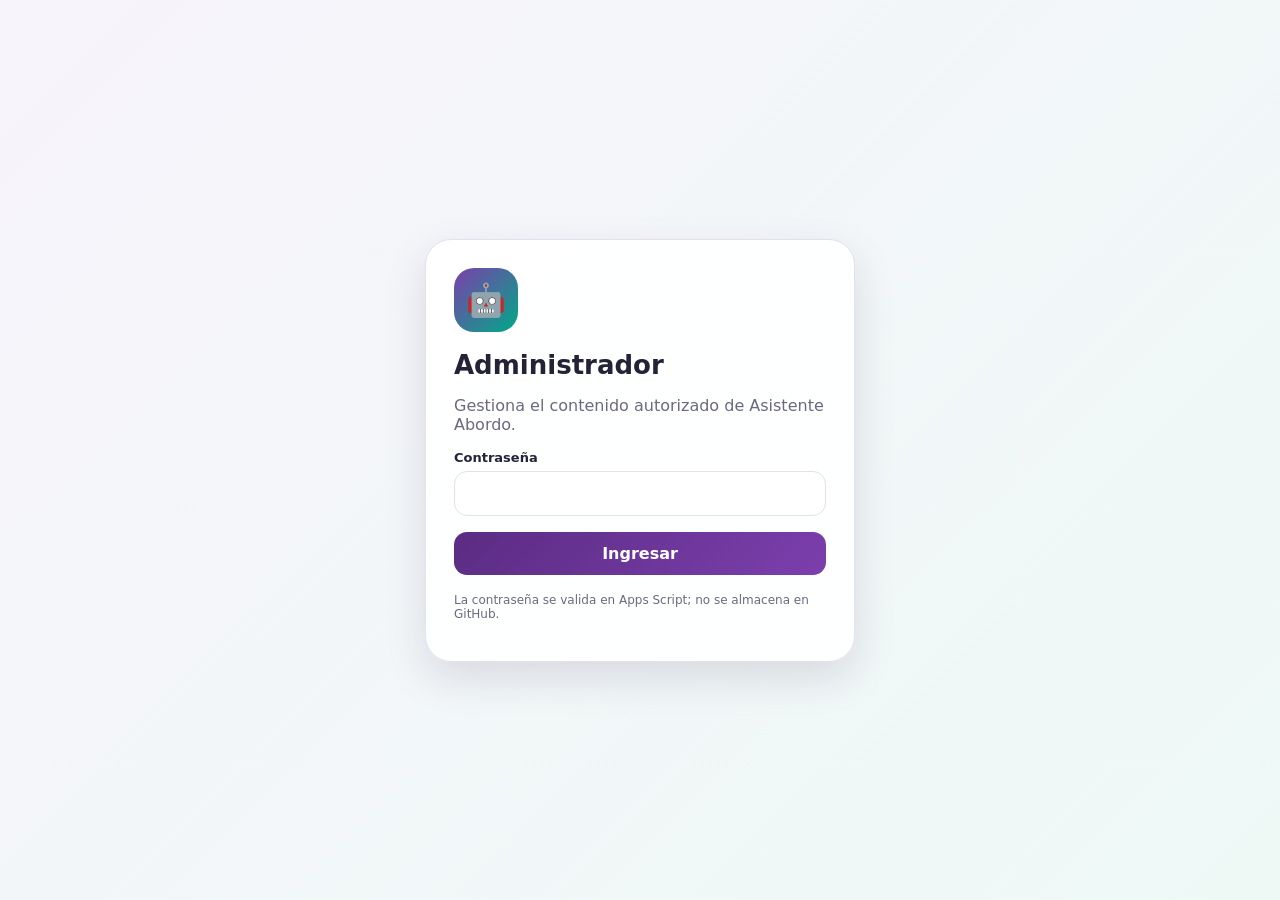
<file: admin.html>
<!doctype html>
<html lang="es">
<head>
<meta charset="utf-8"><meta name="viewport" content="width=device-width, initial-scale=1, viewport-fit=cover, maximum-scale=1">
<title>Administrador · Asistente Abordo</title>
<meta name="theme-color" content="#5B2C83">
<style>
:root{--p:#5b2c83;--p2:#7c3fad;--g:#00a987;--bg:#f5f6fb;--card:#fff;--text:#252238;--muted:#6d6880;--line:#e4e0ec;--danger:#b42318;--shadow:0 16px 42px rgba(45,29,68,.13)}*{box-sizing:border-box}body{margin:0;font-family:Inter,ui-sans-serif,system-ui,-apple-system,Segoe UI,Roboto,sans-serif;background:linear-gradient(135deg,#f7f4fb,#eef9f6);color:var(--text)}button,input,textarea,select{font:inherit}.hidden{display:none!important}.login{min-height:100vh;display:grid;place-items:center;padding:24px}.login-card{width:min(430px,100%);background:rgba(255,255,255,.96);border:1px solid var(--line);border-radius:26px;padding:28px;box-shadow:var(--shadow)}.logo{width:64px;height:64px;border-radius:20px;display:grid;place-items:center;background:linear-gradient(135deg,var(--p2),var(--g));color:#fff;font-size:32px}.login h1{margin:18px 0 6px;font-size:26px}.muted{color:var(--muted)}label{display:block;font-size:13px;font-weight:800;margin:14px 0 6px}.field{width:100%;border:1px solid var(--line);border-radius:13px;padding:12px;background:#fff}.primary{border:0;border-radius:13px;padding:12px 17px;background:linear-gradient(135deg,var(--p),var(--p2));color:#fff;font-weight:800;cursor:pointer}.wide{width:100%;margin-top:16px}.error{margin-top:12px;color:var(--danger);font-weight:700}.shell{min-height:100vh;display:grid;grid-template-columns:250px 1fr}.sidebar{background:#21162e;color:#fff;padding:22px;display:flex;flex-direction:column;gap:18px}.brand{display:flex;gap:12px;align-items:center}.brand .logo{width:46px;height:46px;font-size:23px}.brand strong{display:block}.brand small{opacity:.72}.nav button{width:100%;text-align:left;border:0;background:transparent;color:#e9deef;border-radius:12px;padding:11px 12px;cursor:pointer;margin:3px 0;font-weight:700}.nav button.active,.nav button:hover{background:rgba(255,255,255,.12);color:#fff}.side-bottom{margin-top:auto}.side-bottom a{color:#fff}.main{min-width:0}.topbar{height:76px;display:flex;align-items:center;justify-content:space-between;padding:0 26px;background:rgba(255,255,255,.9);border-bottom:1px solid var(--line);position:sticky;top:0;z-index:5;backdrop-filter:blur(12px)}.content{padding:25px;max-width:1500px;margin:auto}.stats{display:grid;grid-template-columns:repeat(4,minmax(0,1fr));gap:14px;margin-bottom:22px}.stat{background:var(--card);border:1px solid var(--line);border-radius:18px;padding:17px;box-shadow:0 8px 25px rgba(45,29,68,.06)}.stat b{display:block;font-size:28px;color:var(--p)}.toolbar{display:flex;gap:10px;align-items:center;flex-wrap:wrap;margin-bottom:14px}.toolbar .field{max-width:360px}.secondary,.danger{border:1px solid var(--line);border-radius:12px;padding:10px 14px;background:#fff;font-weight:800;cursor:pointer}.danger{color:var(--danger)}.panel{background:#fff;border:1px solid var(--line);border-radius:20px;box-shadow:0 8px 25px rgba(45,29,68,.07);overflow:hidden}.table-wrap{overflow:auto;max-height:calc(100vh - 255px)}table{border-collapse:collapse;width:100%;min-width:850px}th,td{padding:11px 12px;border-bottom:1px solid var(--line);text-align:left;vertical-align:top;font-size:13px}th{position:sticky;top:0;background:#f8f6fa;color:#51475c;z-index:1}.cell-limit{max-width:330px;white-space:nowrap;overflow:hidden;text-overflow:ellipsis}.actions{white-space:nowrap}.actions button{border:0;background:#f2edf6;border-radius:9px;padding:7px 9px;cursor:pointer;margin-right:4px}.modal{position:fixed;inset:0;background:rgba(25,15,36,.56);display:grid;place-items:center;padding:18px;z-index:20}.modal-card{width:min(760px,100%);max-height:92vh;overflow:auto;background:#fff;border-radius:22px;padding:22px;box-shadow:var(--shadow)}.modal-head{display:flex;justify-content:space-between;align-items:center}.grid{display:grid;grid-template-columns:repeat(2,minmax(0,1fr));gap:12px}.grid .full{grid-column:1/-1}textarea.field{min-height:110px;resize:vertical}.modal-actions{display:flex;justify-content:flex-end;gap:10px;margin-top:20px}.toast{position:fixed;right:20px;bottom:20px;background:#21162e;color:#fff;border-radius:13px;padding:12px 16px;box-shadow:var(--shadow);z-index:30}.mobile-menu{display:none}@media(max-width:900px){.shell{grid-template-columns:1fr}.sidebar{position:fixed;inset:0 auto 0 0;width:260px;z-index:15;transform:translateX(-105%);transition:.2s}.sidebar.open{transform:none}.mobile-menu{display:inline-grid}.stats{grid-template-columns:repeat(2,1fr)}.grid{grid-template-columns:1fr}.topbar{padding:0 14px}.content{padding:15px}}@media(max-width:520px){.stats{grid-template-columns:1fr 1fr}.stat{padding:13px}.stat b{font-size:23px}}

/* === Panel administrativo adaptable 9.1 === */
html,body{max-width:100%;min-height:100%;overflow-x:hidden;-webkit-text-size-adjust:100%}
.login{min-height:100svh;padding:max(16px,env(safe-area-inset-top)) 14px max(16px,env(safe-area-inset-bottom))}
.shell{min-height:100svh}
@media(max-width:900px){
 .shell{min-height:100dvh}.main{width:100%;overflow:hidden}.topbar{height:auto;min-height:66px;padding-top:max(8px,env(safe-area-inset-top))}
 .content{width:100%;max-width:100%;padding-bottom:calc(18px + env(safe-area-inset-bottom))}
 .sidebar{padding-top:calc(18px + env(safe-area-inset-top));padding-bottom:calc(18px + env(safe-area-inset-bottom));max-width:86vw;overflow-y:auto}
 .table-wrap{max-height:none;width:100%;overflow:auto;-webkit-overflow-scrolling:touch}
 .panel{max-width:100%;overflow:hidden}
 .modal{padding:calc(10px + env(safe-area-inset-top)) 8px calc(10px + env(safe-area-inset-bottom));align-items:end}
 .modal-card{width:100%;max-height:92dvh;border-radius:20px 20px 0 0;padding:17px}
}
@media(max-width:600px){
 .login-card{padding:22px 18px;border-radius:20px}.login h1{font-size:23px}.field{font-size:16px}
 .topbar{gap:8px}.topbar>div{min-width:0}.topbar strong{font-size:14px}.topbar .muted{white-space:nowrap;overflow:hidden;text-overflow:ellipsis;max-width:150px}
 .content{padding:12px}.stats{grid-template-columns:repeat(2,minmax(0,1fr));gap:8px}.stat{padding:11px;border-radius:14px}.stat b{font-size:21px}
 .toolbar{display:grid;grid-template-columns:1fr 1fr;gap:8px}.toolbar .field{grid-column:1/-1;max-width:none;font-size:16px}.toolbar button{width:100%;padding:10px 7px;font-size:12px}
 table{min-width:720px}.cell-limit{max-width:220px}.modal-actions{position:sticky;bottom:-17px;background:#fff;padding:12px 0 calc(4px + env(safe-area-inset-bottom));margin-top:12px}
 .toast{left:10px;right:10px;bottom:calc(10px + env(safe-area-inset-bottom));text-align:center}
}
@media(max-width:380px){.stats{grid-template-columns:1fr}.topbar #logoutBtn{padding:8px;font-size:11px}}

</style>
</head>
<body>
<section id="login" class="login"><div class="login-card"><div class="logo">🤖</div><h1>Administrador</h1><p class="muted">Gestiona el contenido autorizado de Asistente Abordo.</p><form id="loginForm"><label for="password">Contraseña</label><input class="field" id="password" type="password" inputmode="numeric" autocomplete="current-password" required><button class="primary wide" type="submit">Ingresar</button><div id="loginError" class="error"></div></form><p class="muted" style="font-size:12px;margin-top:18px">La contraseña se valida en Apps Script; no se almacena en GitHub.</p></div></section>
<div id="app" class="shell hidden"><aside id="sidebar" class="sidebar"><div class="brand"><div class="logo">🤖</div><div><strong>Asistente Abordo</strong><small>Panel administrativo</small></div></div><nav id="nav" class="nav"></nav><div class="side-bottom"><a href="./index.html">← Volver al chatbot</a></div></aside><main class="main"><header class="topbar"><div style="display:flex;gap:10px;align-items:center"><button id="menuBtn" class="secondary mobile-menu">☰</button><div><strong id="sectionTitle">Resumen</strong><div class="muted" style="font-size:12px">Google Sheets conectado</div></div></div><button id="logoutBtn" class="secondary">Cerrar sesión</button></header><div class="content"><div id="stats" class="stats"></div><div class="toolbar"><input id="search" class="field" type="search" placeholder="Buscar en esta sección…"><button id="newBtn" class="primary">＋ Nuevo registro</button><button id="refreshBtn" class="secondary">↻ Actualizar</button></div><div class="panel"><div class="table-wrap"><table><thead id="thead"></thead><tbody id="tbody"></tbody></table></div></div></div></main></div>
<div id="modal" class="modal hidden"><div class="modal-card"><div class="modal-head"><h2 id="modalTitle">Editar</h2><button id="closeModal" class="secondary">✕</button></div><form id="recordForm"><div id="fields" class="grid"></div><div class="modal-actions"><button type="button" id="cancelModal" class="secondary">Cancelar</button><button class="primary" type="submit">Guardar</button></div></form></div></div>
<div id="toast" class="toast hidden"></div>
<script src="./api-config.js"></script><script src="./admin-app.js?v=9.1"></script>
</body></html>
</file>
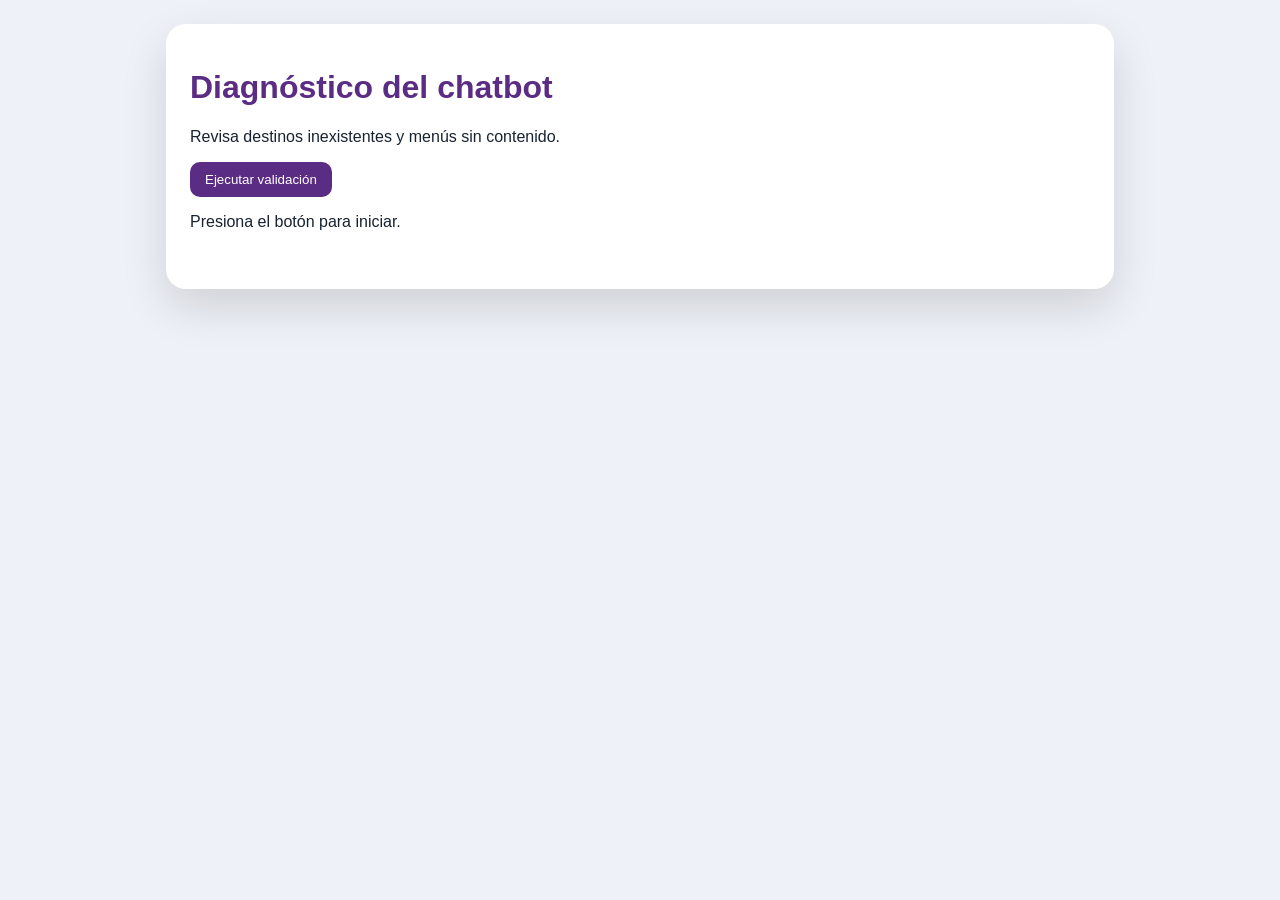
<file: diagnostico.html>
<!doctype html><html lang="es"><head><meta charset="utf-8"><meta name="viewport" content="width=device-width,initial-scale=1"><title>Diagnóstico ChatBoot</title><style>body{font-family:Segoe UI,Arial;background:#eef1f7;margin:0;padding:24px;color:#182230}.card{max-width:900px;margin:auto;background:#fff;border-radius:20px;padding:24px;box-shadow:0 18px 45px #0002}h1{color:#5b2c83}.ok{color:#067647}.bad{color:#b42318}.warn{color:#b54708}li{margin:8px 0}button{background:#5b2c83;color:#fff;border:0;border-radius:10px;padding:10px 15px;cursor:pointer}</style></head><body><div class="card"><h1>Diagnóstico del chatbot</h1><p>Revisa destinos inexistentes y menús sin contenido.</p><button onclick="run()">Ejecutar validación</button><div id="out"><p>Presiona el botón para iniciar.</p></div><iframe id="app" src="./index.html" style="width:1px;height:1px;border:0;opacity:0"></iframe></div><script>function run(){const out=document.getElementById('out'),f=document.getElementById('app');try{const d=f.contentWindow.validateNodes(false);if(!d)throw Error('El chatbot todavía está cargando. Intenta nuevamente.');out.innerHTML=`<h2 class="${d.errors.length?'bad':'ok'}">${d.errors.length?'Se detectaron errores':'Sistema listo'}</h2><p>Total de nodos: ${d.total}</p><h3>Errores (${d.errors.length})</h3><ul>${d.errors.map(x=>`<li class="bad">${x}</li>`).join('')||'<li class="ok">Ninguno</li>'}</ul><h3>Advertencias (${d.warnings.length})</h3><ul>${d.warnings.map(x=>`<li class="warn">${x}</li>`).join('')||'<li class="ok">Ninguna</li>'}</ul>`}catch(e){out.innerHTML='<p class="warn">'+e.message+'</p>'}}</script></body></html>
</file>
